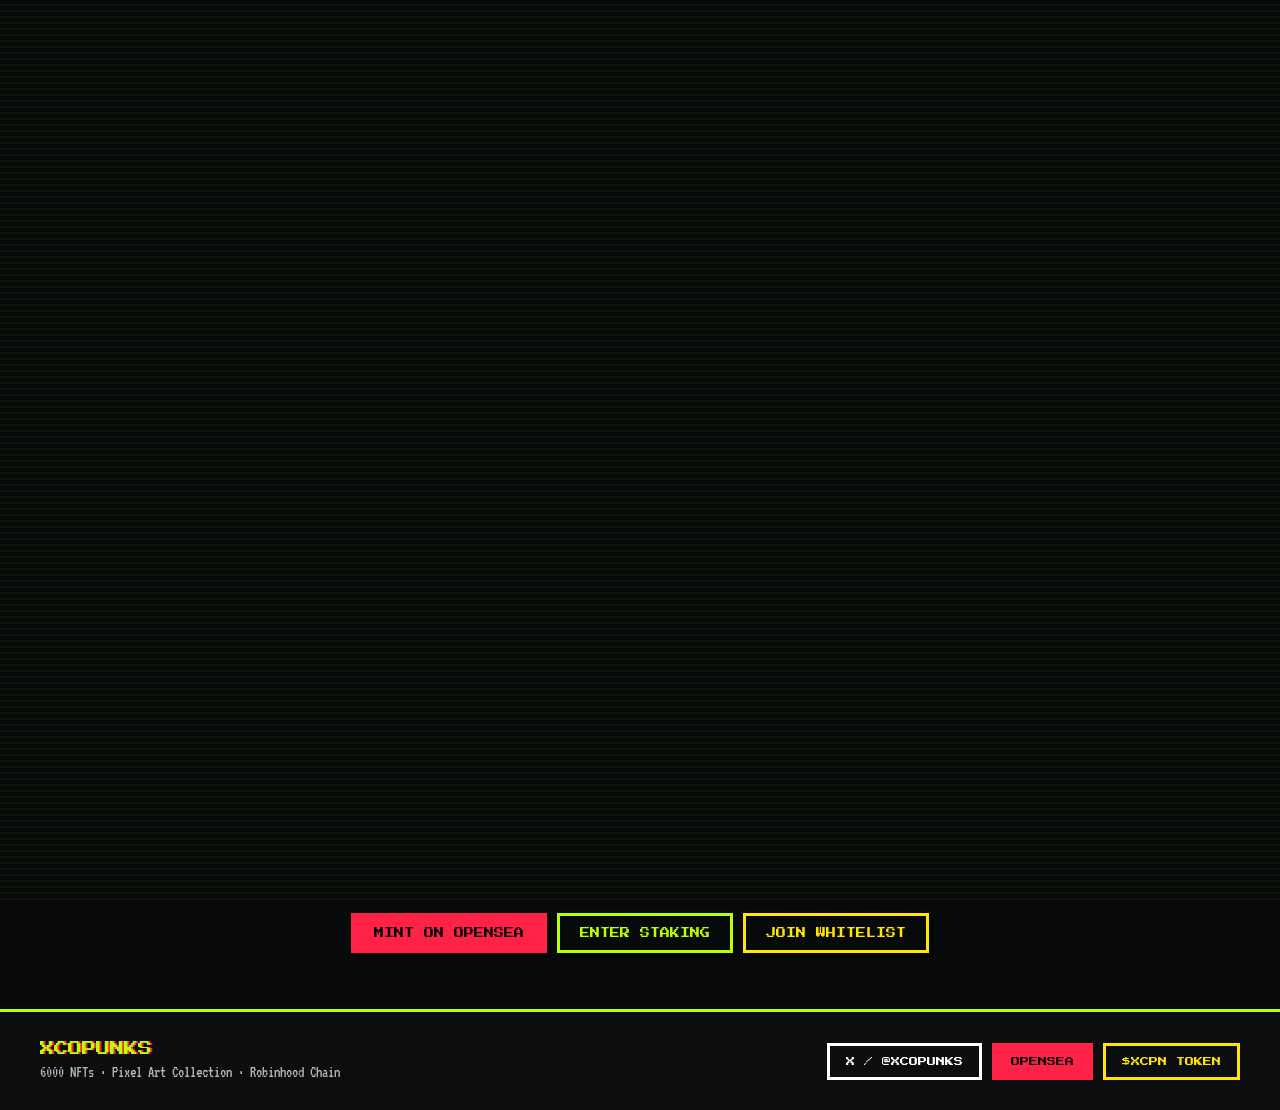
<file: index.html>
<!DOCTYPE html>
<html lang="en">
<head>
<meta charset="utf-8">
<meta name="viewport" content="width=device-width, initial-scale=1">
<title>XCOPUNKS — Pixel Art Collection</title>
<meta name="description" content="XCOPUNKS is a 6000-piece pixel art NFT collection on the Robinhood Chain.">
<meta name="theme-color" content="#08090a">
<link rel="icon" type="image/jpeg" href="assets/favicon/favicon.jpg">
<link rel="stylesheet" href="css/style.css">
</head>
<body data-page="home">
<div class="crt"></div>

<div class="intro" id="intro">
  <div class="intro-scan"></div>
  <div class="intro-wrap">
    <div class="intro-layer"><span class="intro-xco">XCO</span></div>
    <div class="intro-layer"><span class="intro-punks">PUNKS</span></div>
    <div class="intro-full"><b>XCOPUNKS</b><span>PIXEL ART COLLECTION · ROBINHOOD CHAIN</span></div>
  </div>
</div>

<header class="hdr">
  <div class="hdr-inner">
    <nav class="nav-desktop">
      <a class="navbtn active" href="./">GALLERY</a>
      <a class="navbtn" href="stake/">STAKE</a>
      <a class="navbtn" href="my-staking/">MY STAKING</a>
      <a class="navbtn" href="season-1/">SEASON 1</a>
      <a class="navbtn" href="vault/">VAULT</a>
      <a class="navbtn" href="how-it-works/">HOW IT WORKS</a>
      <a class="navbtn" href="https://opensea.io/collection/xcopunks/overview" target="_blank" rel="noopener">OPENSEA</a>
      <button class="navbtn" data-xcpn>$XCPN</button>
    </nav>
    <div class="nav-mobile">
      <a class="brand" href="./">XCOPUNKS</a>
      <button class="burger" id="burger" aria-label="Open menu"><span></span><span></span><span></span></button>
    </div>
  </div>
</header>
<div class="menu" id="menu" hidden>
  <div class="menu-top"><span class="brand">XCOPUNKS</span><button class="menu-close" id="menuClose" aria-label="Close menu">X</button></div>
  <nav class="menu-list">
    <a class="active" href="./">GALLERY</a>
    <a href="stake/">STAKE</a>
    <a href="my-staking/">MY STAKING</a>
    <a href="season-1/">SEASON 1</a>
    <a href="vault/">VAULT</a>
    <a href="how-it-works/">HOW IT WORKS</a>
    <a href="https://opensea.io/collection/xcopunks/overview" target="_blank" rel="noopener">OPENSEA</a>
    <button data-xcpn>$XCPN TOKEN</button>
  </nav>
</div>

<main>
  <section class="section mw-1440">
    <div class="g-head">
      <div>
        <h1 class="h-title">THE GALLERY</h1>
        <p class="lead">Four walls. Four XCOPUNKS. Step to the center of the exhibition.</p>
      </div>
      <div style="font-family:'Silkscreen',monospace;font-size:11px;color:#ffe500;border:2px solid #ffe500;padding:8px 10px;">ROOM 01 / <span id="gIdx">1 / 4</span></div>
    </div>

    <div class="g-room">
      <div class="g-ceil"></div><div class="g-ceil2"></div>
      <div class="g-floor"></div><div class="g-floor2"></div>
      <div class="g-west"></div>
      <div class="g-sideframe w"><div class="g-fr-w"><img id="gWest" src="assets/gif/4.gif" alt="XCOPUNKS west wall artwork"></div><div class="g-sidelbl" style="color:#ff7a00">WEST</div></div>
      <div class="g-east"></div>
      <div class="g-sideframe e"><div class="g-fr-e"><img id="gEast" src="assets/gif/2.gif" alt="XCOPUNKS east wall artwork"></div><div class="g-sidelbl" style="color:#00e0ff">EAST</div></div>
      <div class="g-back">
        <div class="g-light"></div>
        <div class="g-frame">
          <div class="g-frame-in"><img id="gFront" src="assets/gif/1.gif" alt="XCOPUNKS featured artwork"></div>
          <div class="g-cap"><b id="gId">XCO #0417</b><span id="gWall">NORTH WALL</span></div>
        </div>
      </div>
      <div class="g-plaque"><b>XCOPUNKS</b><span>6000 NFTs · Pixel Art Collection<br>Robinhood Chain</span></div>
    </div>

    <div class="g-ctrls">
      <button class="g-btn" id="gPrev">◄ PREV<small>TURN LEFT</small></button>
      <button class="g-btn y" id="gBack">BACK<small>RECENTER</small></button>
      <button class="g-btn" id="gNext">NEXT ►<small>TURN RIGHT</small></button>
    </div>

    <div class="g-cta">
      <a class="btn btn-red" href="https://opensea.io/collection/xcopunks/overview" target="_blank" rel="noopener">MINT ON OPENSEA</a>
      <a class="btn btn-outline" href="stake/">ENTER STAKING</a>
      <a class="btn btn-yellow" href="whitelist/">JOIN WHITELIST</a>
    </div>
  </section>

  <footer class="ftr">
    <div class="ftr-inner">
      <div><div class="ftr-brand">XCOPUNKS</div><div class="ftr-sub">6000 NFTs · Pixel Art Collection · Robinhood Chain</div></div>
      <div class="ftr-links">
        <a href="https://x.com/XCOPUNKS" target="_blank" rel="noopener">X / @XCOPUNKS</a>
        <a class="os" href="https://opensea.io/collection/xcopunks/overview" target="_blank" rel="noopener">OPENSEA</a>
        <button class="ftr-btn" data-xcpn>$XCPN TOKEN</button>
      </div>
    </div>
  </footer>
</main>
<script src="js/main.js"></script>
</body>
</html>
</file>
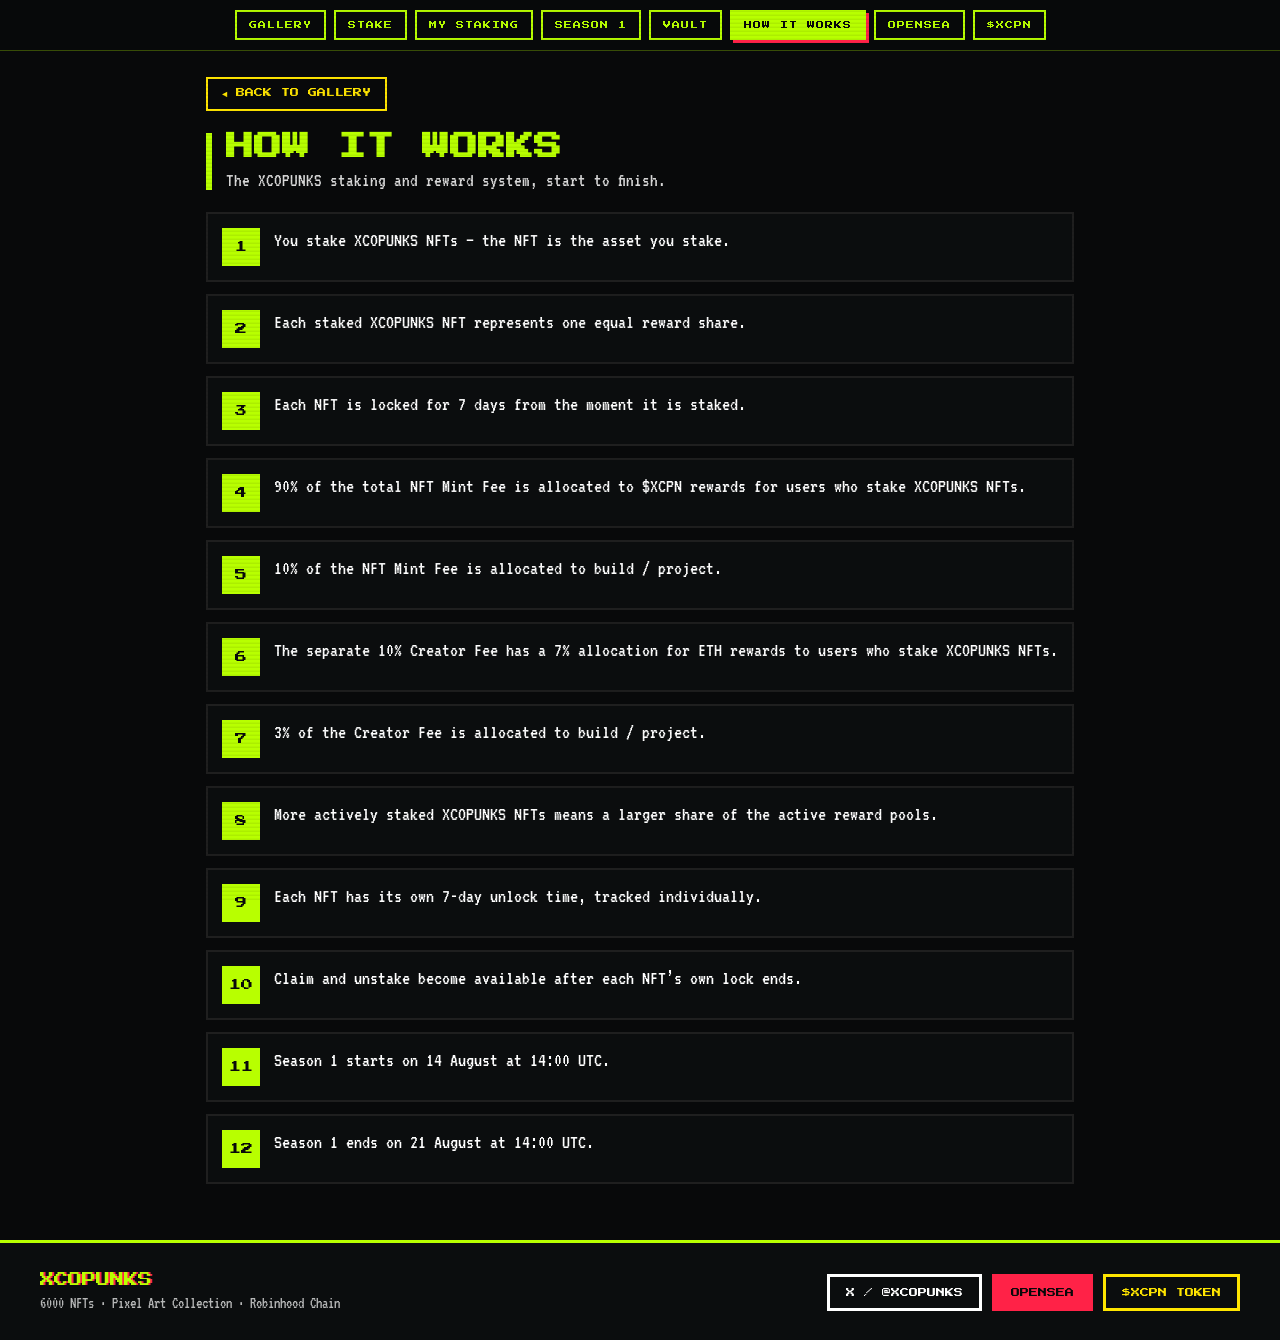
<file: how-it-works/index.html>
<!DOCTYPE html>
<html lang="en">
<head>
<meta charset="utf-8">
<meta name="viewport" content="width=device-width, initial-scale=1">
<title>XCOPUNKS — How It Works</title>
<meta name="description" content="How XCOPUNKS staking and rewards work — stake NFTs to earn $XCPN and ETH.">
<meta name="theme-color" content="#08090a">
<link rel="icon" type="image/jpeg" href="../assets/favicon/favicon.jpg">
<link rel="stylesheet" href="../css/style.css">
</head>
<body data-page="howitworks">
<div class="crt"></div>

<header class="hdr">
  <div class="hdr-inner">
    <nav class="nav-desktop">
      <a class="navbtn" href="../">GALLERY</a>
      <a class="navbtn" href="../stake/">STAKE</a>
      <a class="navbtn" href="../my-staking/">MY STAKING</a>
      <a class="navbtn" href="../season-1/">SEASON 1</a>
      <a class="navbtn" href="../vault/">VAULT</a>
      <a class="navbtn active" href="../how-it-works/">HOW IT WORKS</a>
      <a class="navbtn" href="https://opensea.io/collection/xcopunks/overview" target="_blank" rel="noopener">OPENSEA</a>
      <button class="navbtn" data-xcpn>$XCPN</button>
    </nav>
    <div class="nav-mobile">
      <a class="brand" href="../">XCOPUNKS</a>
      <button class="burger" id="burger" aria-label="Open menu"><span></span><span></span><span></span></button>
    </div>
  </div>
</header>
<div class="menu" id="menu" hidden>
  <div class="menu-top"><span class="brand">XCOPUNKS</span><button class="menu-close" id="menuClose" aria-label="Close menu">X</button></div>
  <nav class="menu-list">
    <a href="../">GALLERY</a>
    <a href="../stake/">STAKE</a>
    <a href="../my-staking/">MY STAKING</a>
    <a href="../season-1/">SEASON 1</a>
    <a href="../vault/">VAULT</a>
    <a class="active" href="../how-it-works/">HOW IT WORKS</a>
    <a href="https://opensea.io/collection/xcopunks/overview" target="_blank" rel="noopener">OPENSEA</a>
    <button data-xcpn>$XCPN TOKEN</button>
  </nav>
</div>

<main>
  <section class="section mw-900">
    <a class="back" href="../">◄ BACK TO GALLERY</a>
    <div class="rail">
      <h1 class="h-title">HOW IT WORKS</h1>
      <p class="lead">The XCOPUNKS staking and reward system, start to finish.</p>
    </div>
    <div class="steps">
      <div class="step"><div class="step-n">1</div><p>You stake XCOPUNKS NFTs — the NFT is the asset you stake.</p></div>
      <div class="step"><div class="step-n">2</div><p>Each staked XCOPUNKS NFT represents one equal reward share.</p></div>
      <div class="step"><div class="step-n">3</div><p>Each NFT is locked for 7 days from the moment it is staked.</p></div>
      <div class="step"><div class="step-n">4</div><p>90% of the total NFT Mint Fee is allocated to $XCPN rewards for users who stake XCOPUNKS NFTs.</p></div>
      <div class="step"><div class="step-n">5</div><p>10% of the NFT Mint Fee is allocated to build / project.</p></div>
      <div class="step"><div class="step-n">6</div><p>The separate 10% Creator Fee has a 7% allocation for ETH rewards to users who stake XCOPUNKS NFTs.</p></div>
      <div class="step"><div class="step-n">7</div><p>3% of the Creator Fee is allocated to build / project.</p></div>
      <div class="step"><div class="step-n">8</div><p>More actively staked XCOPUNKS NFTs means a larger share of the active reward pools.</p></div>
      <div class="step"><div class="step-n">9</div><p>Each NFT has its own 7-day unlock time, tracked individually.</p></div>
      <div class="step"><div class="step-n">10</div><p>Claim and unstake become available after each NFT’s own lock ends.</p></div>
      <div class="step"><div class="step-n">11</div><p>Season 1 starts on 14 August at 14:00 UTC.</p></div>
      <div class="step"><div class="step-n">12</div><p>Season 1 ends on 21 August at 14:00 UTC.</p></div>
    </div>
  </section>

  <footer class="ftr">
    <div class="ftr-inner">
      <div><div class="ftr-brand">XCOPUNKS</div><div class="ftr-sub">6000 NFTs · Pixel Art Collection · Robinhood Chain</div></div>
      <div class="ftr-links">
        <a href="https://x.com/XCOPUNKS" target="_blank" rel="noopener">X / @XCOPUNKS</a>
        <a class="os" href="https://opensea.io/collection/xcopunks/overview" target="_blank" rel="noopener">OPENSEA</a>
        <button class="ftr-btn" data-xcpn>$XCPN TOKEN</button>
      </div>
    </div>
  </footer>
</main>
<script>window.XCP_BASE="../";</script>
<script src="../js/main.js"></script>
</body>
</html>
</file>
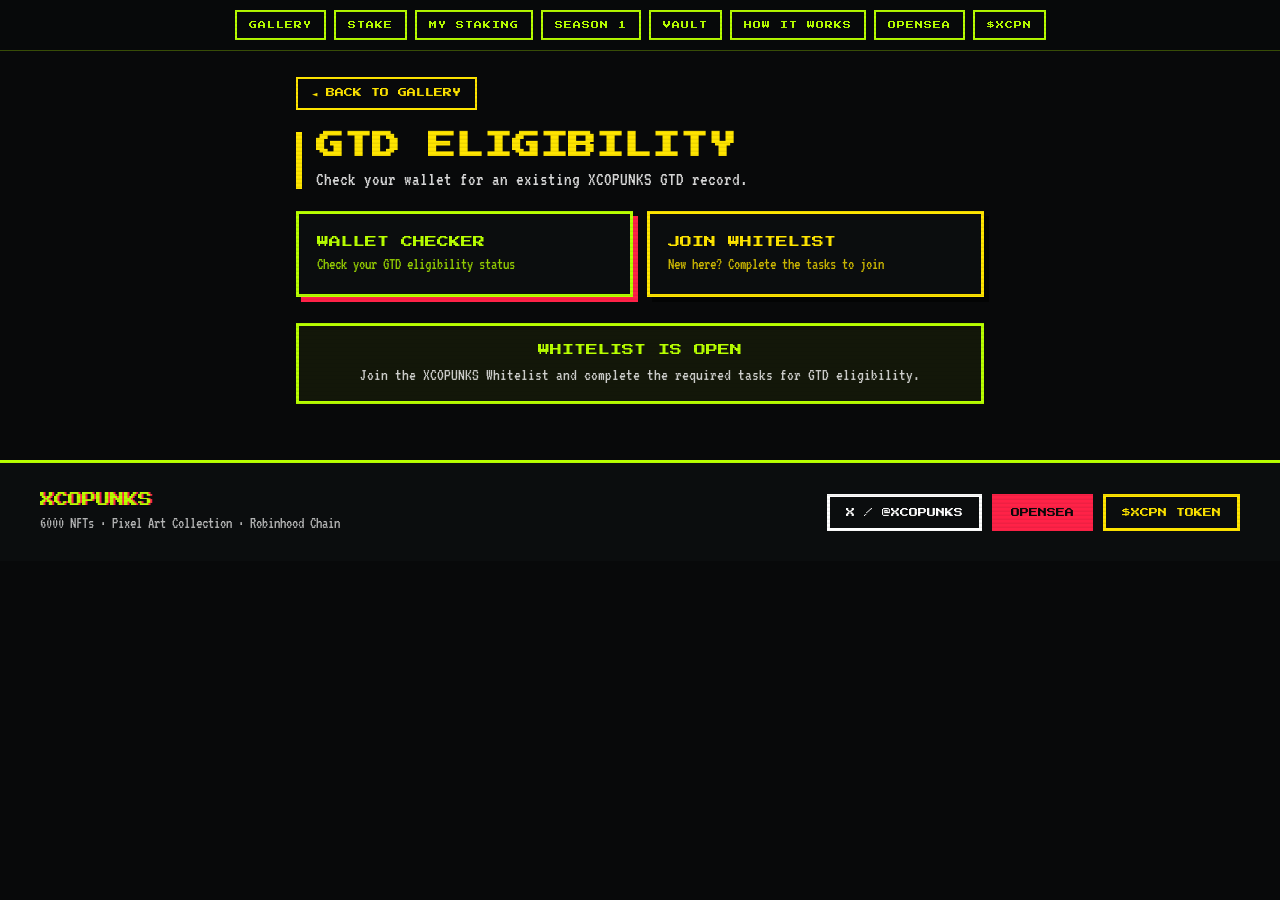
<file: whitelist/index.html>
<!DOCTYPE html>
<html lang="en">
<head>
<meta charset="utf-8">
<meta name="viewport" content="width=device-width, initial-scale=1">
<title>XCOPUNKS — Whitelist</title>
<meta name="description" content="Join the XCOPUNKS whitelist — complete every task to secure your spot.">
<meta name="theme-color" content="#08090a">
<link rel="icon" type="image/jpeg" href="../assets/favicon/favicon.jpg">
<link rel="stylesheet" href="../css/style.css">
</head>
<body data-page="whitelist">
<div class="crt"></div>

<header class="hdr">
  <div class="hdr-inner">
    <nav class="nav-desktop">
      <a class="navbtn" href="../">GALLERY</a>
      <a class="navbtn" href="../stake/">STAKE</a>
      <a class="navbtn" href="../my-staking/">MY STAKING</a>
      <a class="navbtn" href="../season-1/">SEASON 1</a>
      <a class="navbtn" href="../vault/">VAULT</a>
      <a class="navbtn" href="../how-it-works/">HOW IT WORKS</a>
      <a class="navbtn" href="https://opensea.io/collection/xcopunks/overview" target="_blank" rel="noopener">OPENSEA</a>
      <button class="navbtn" data-xcpn>$XCPN</button>
    </nav>
    <div class="nav-mobile">
      <a class="brand" href="../">XCOPUNKS</a>
      <button class="burger" id="burger" aria-label="Open menu"><span></span><span></span><span></span></button>
    </div>
  </div>
</header>
<div class="menu" id="menu" hidden>
  <div class="menu-top"><span class="brand">XCOPUNKS</span><button class="menu-close" id="menuClose" aria-label="Close menu">X</button></div>
  <nav class="menu-list">
    <a href="../">GALLERY</a>
    <a href="../stake/">STAKE</a>
    <a href="../my-staking/">MY STAKING</a>
    <a href="../season-1/">SEASON 1</a>
    <a href="../vault/">VAULT</a>
    <a href="../how-it-works/">HOW IT WORKS</a>
    <a href="https://opensea.io/collection/xcopunks/overview" target="_blank" rel="noopener">OPENSEA</a>
    <button data-xcpn>$XCPN TOKEN</button>
  </nav>
</div>

<main>
  <section class="section mw-720">
    <a class="back" href="../">◄ BACK TO GALLERY</a>
    <div class="rail yellow">
      <h1 class="h-title yellow">GTD ELIGIBILITY</h1>
      <p class="lead">Check your wallet for an existing XCOPUNKS GTD record.</p>
    </div>

    <!-- ===== ENTRY CHOOSER ===== -->
    <div class="gtd-entry" id="gtdEntry">
      <button class="gtd-entry-btn" id="entryCheck">
        <span class="gtd-entry-t">WALLET CHECKER</span>
        <span class="gtd-entry-s">Check your GTD eligibility status</span>
      </button>
      <button class="gtd-entry-btn alt" id="entryJoin">
        <span class="gtd-entry-t">JOIN WHITELIST</span>
        <span class="gtd-entry-s">New here? Complete the tasks to join</span>
      </button>
    </div>

    <!-- ===== WALLET ELIGIBILITY CHECKER ===== -->
    <div class="gtd-checker" id="gtdChecker" hidden>
      <button class="back" id="checkerBack" style="border-color:#b8ff00;color:#b8ff00;margin-bottom:16px;">◄ BACK</button>
      <div class="gtd-h">CHECK YOUR WALLET</div>
      <label class="task-l">ENTER WALLET ADDRESS</label>
      <input class="inp" id="gtdWallet" placeholder="0x..." autocomplete="off" spellcheck="false">
      <button class="wl-submit ready" id="gtdCheckBtn" style="margin-top:14px;width:100%;">CHECK ELIGIBILITY</button>
      <div class="gtd-loading" id="gtdLoading" hidden>
        <div class="gtd-load-h"><span class="gtd-blip"></span><span id="gtdLoadingMsg">SCANNING WALLET...</span></div>
        <div class="gtd-bar-track"><div class="gtd-bar" id="gtdBar"></div></div>
        <div class="gtd-pct" id="gtdPct">01%</div>
      </div>
      <div class="gtd-msg" id="gtdMsg" hidden></div>
      <div class="gtd-notfound" id="gtdNotFound" hidden>
        <div class="gtd-nf-h">WALLET NOT FOUND</div>
        <p>This wallet does not have an existing XCOPUNKS GTD record.</p>
        <button class="wl-submit ready" id="gtdJoinBtn" style="width:100%;">JOIN WHITELIST</button>
      </div>
    </div>

    <!-- ===== RESULT (99% / 100%) ===== -->
    <div class="gtd-result" id="gtdResult" hidden>
      <div class="gtd-pctwrap">
        <div class="gtd-pct" id="rPct">99%</div>
        <div class="gtd-pctlabel" id="rPctLabel">GTD ELIGIBILITY</div>
      </div>
      <div class="gtd-idcard">
        <div><span class="task-l">X USERNAME</span><div class="gtd-idv" id="rX">@—</div></div>
        <div><span class="task-l">WALLET</span><div class="gtd-idv" id="rWallet">0x—</div></div>
      </div>

      <div class="gtd-remaining" id="rRemaining">
        <div class="gtd-rem-h">1% REMAINING</div>
        <p>Complete the final social verification step to unlock 100% GTD ACCESS.</p>
      </div>

      <div id="rCardStage">
        <button class="wl-submit ready" id="genCardBtn" style="width:100%;">GENERATE SOCIAL CARD</button>
        <div class="card-wrap" id="cardWrap" hidden></div>
        <div class="gtd-share" id="rVerifyStage" hidden>
          <div class="gtd-share-row">
            <button class="btn btn-lime" id="shareCardBtn" style="flex:1;">SHARE ON X</button>
            <button class="btn btn-outline" id="dlCardBtn" style="flex:1;">DOWNLOAD SOCIAL CARD</button>
          </div>
          <p class="gtd-hint">On phones the card can be shared directly. On desktop, download it and attach it to your X post.</p>
          <label class="task-l">PASTE YOUR X POST LINK</label>
          <input class="inp" id="postLink" placeholder="https://x.com/...">
          <button class="wl-submit ready" id="verifyPostBtn" style="margin-top:12px;width:100%;">VERIFY X POST</button>
          <div class="gtd-msg" id="postMsg" hidden></div>
        </div>
      </div>

      <div class="gtd-approved" id="rApproved" hidden>GTD ACCESS — APPROVED</div>
      <div class="wl-ok" id="rCongrats" hidden style="margin-top:16px;">
        <h2>CONGRATULATIONS</h2>
        <p>You have secured GTD ACCESS for XCOPUNKS. Follow @XCOPUNKS on X to stay updated on future mint and project announcements.</p>
        <a href="https://x.com/XCOPUNKS" target="_blank" rel="noopener" style="display:inline-block;margin-top:18px;padding:12px 20px;border:3px solid #b8ff00;color:#b8ff00;font-family:'Press Start 2P',monospace;font-size:10px;">FOLLOW @XCOPUNKS</a>
      </div>

      <button class="back" id="checkAgainBtn" style="margin-top:18px;border-color:#b8ff00;color:#b8ff00;">◄ CHECK ANOTHER WALLET</button>
    </div>

    <!-- ===== CLOSED WHITELIST + GATED JOIN FLOW ===== -->
    <div class="gtd-joinwrap" id="gtdJoinWrap">
      <div class="wl-open" id="wlClosedNote">
        <div class="wl-open-h">WHITELIST IS OPEN</div>
        <p>Join the XCOPUNKS Whitelist and complete the required tasks for GTD eligibility.</p>
      </div>
      <div class="gtd-join" id="gtdJoin" hidden>
        <div class="rail yellow" style="margin-top:8px;">
          <h2 class="h-title yellow" style="font-size:clamp(14px,3vw,22px);">JOIN GTD</h2>
          <p class="lead">Complete every task in order to secure your XCOPUNKS GTD record.</p>
        </div>
        <div class="wl" id="wlForm">
      <div class="task">
        <div class="task-l">TASK 1 · YOUR X USERNAME</div>
        <input class="inp" id="wlX" placeholder="@yourhandle">
      </div>
      <div class="task locked" id="t2">
        <div class="task-l">TASK 2 · FOLLOW @XCOPUNKS</div>
        <div class="task-row">
          <a class="task-a" id="aFollow" href="https://x.com/XCOPUNKS" target="_blank" rel="noopener">OPEN & FOLLOW</a>
          <button class="task-v" id="vFollow">VERIFY</button>
        </div>
      </div>
      <div class="task locked" id="t3">
        <div class="task-l">TASK 3 · LIKE + REPOST</div>
        <div class="task-row">
          <a class="task-a" id="aLike" href="https://x.com/XCOPUNKS" target="_blank" rel="noopener">LIKE + REPOST</a>
          <button class="task-v" id="vLike">VERIFY</button>
        </div>
      </div>
      <div class="task locked" id="t4">
        <div class="task-l">TASK 4 · COMMENT + TAG 2 FRIENDS</div>
        <p class="task-p">Comment on the pinned post and tag 2 friends.</p>
        <div class="task-row">
          <a class="task-a" id="aComment" href="https://x.com/XCOPUNKS" target="_blank" rel="noopener">COMMENT + TAG 2</a>
          <button class="task-v" id="vComment">VERIFY</button>
        </div>
      </div>
      <div class="task locked" id="t5">
        <div class="task-l">TASK 5 · COMMENT LINK</div>
        <input class="inp" id="wlComment" placeholder="https://x.com/...">
      </div>
      <div class="task locked" id="t6">
        <div class="task-l">TASK 6 · ETH WALLET ADDRESS</div>
        <input class="inp" id="wlWallet" placeholder="0x...">
      </div>
      <button class="wl-submit" id="wlSubmit" disabled>COMPLETE ALL TASKS</button>
      <div class="wl-fail" id="wlFail" hidden>SUBMISSION FAILED<br>PLEASE TRY AGAIN</div>
    </div>
      </div>
    </div>
  </section>

  <footer class="ftr">
    <div class="ftr-inner">
      <div><div class="ftr-brand">XCOPUNKS</div><div class="ftr-sub">6000 NFTs · Pixel Art Collection · Robinhood Chain</div></div>
      <div class="ftr-links">
        <a href="https://x.com/XCOPUNKS" target="_blank" rel="noopener">X / @XCOPUNKS</a>
        <a class="os" href="https://opensea.io/collection/xcopunks/overview" target="_blank" rel="noopener">OPENSEA</a>
        <button class="ftr-btn" data-xcpn>$XCPN TOKEN</button>
      </div>
    </div>
  </footer>
</main>
<script>window.XCP_BASE="../";</script>
<script src="../js/main.js"></script>
</body>
</html>
</file>
<file: css/style.css>
/* XCOPUNKS — shared static design system */
@import url('https://fonts.googleapis.com/css2?family=Press+Start+2P&family=Silkscreen:wght@400;700&family=VT323&display=swap');

:root{
  --lime:#b8ff00; --black:#08090a; --red:#ff2247; --yellow:#ffe500;
  --white:#ffffff; --orange:#ff7a00; --cyan:#00e0ff; --panel:#0b0d0e; --line:#1f1f1f;
  --pix:'Press Start 2P',monospace; --sil:'Silkscreen',monospace; --vt:'VT323',monospace;
}
*{box-sizing:border-box;}
html,body{margin:0;padding:0;background:var(--black);color:var(--white);overflow-x:hidden;font-family:var(--vt);}
img{image-rendering:pixelated;image-rendering:crisp-edges;}
a{color:var(--lime);text-decoration:none;}
a:hover{color:var(--yellow);}
::selection{background:var(--lime);color:var(--black);}
::-webkit-scrollbar{width:10px;height:10px;}
::-webkit-scrollbar-track{background:var(--black);}
::-webkit-scrollbar-thumb{background:var(--lime);border:2px solid var(--black);}
.crt{position:fixed;inset:0;pointer-events:none;z-index:9998;background:repeating-linear-gradient(0deg,rgba(0,0,0,.16) 0,rgba(0,0,0,.16) 1px,transparent 2px,transparent 4px);mix-blend-mode:multiply;opacity:.4;}

/* header / nav */
.hdr{position:sticky;top:0;z-index:900;background:rgba(8,9,10,.94);border-bottom:1px solid rgba(184,255,0,.28);}
.hdr-inner{max-width:1440px;margin:0 auto;padding:10px 16px;}
.nav-desktop{display:flex;gap:8px;flex-wrap:wrap;justify-content:center;}
.navbtn{display:inline-flex;align-items:center;padding:9px 12px;border:2px solid var(--lime);background:transparent;color:var(--lime);font-family:var(--pix);font-size:8px;letter-spacing:1px;white-space:nowrap;}
.navbtn:hover{background:var(--lime);color:var(--black);}
.navbtn.active{background:var(--lime);color:var(--black);box-shadow:3px 3px 0 var(--red);}
.nav-mobile{display:none;align-items:center;justify-content:space-between;}
.brand{font-family:var(--pix);font-size:15px;color:var(--lime);text-shadow:2px 0 var(--red);}
.burger{display:flex;flex-direction:column;gap:5px;padding:10px;border:2px solid var(--lime);background:transparent;cursor:pointer;}
.burger span{display:block;width:22px;height:3px;background:var(--lime);}
.menu{position:fixed;inset:0;z-index:1000;background:rgba(8,9,10,.97);display:flex;flex-direction:column;padding:18px;}
.menu[hidden]{display:none;}
.menu-top{display:flex;align-items:center;justify-content:space-between;margin-bottom:22px;}
.menu-close{width:44px;height:44px;border:2px solid var(--red);background:transparent;color:var(--red);font-family:var(--pix);font-size:14px;cursor:pointer;}
.menu-list{display:flex;flex-direction:column;gap:12px;overflow-y:auto;}
.menu-list a{padding:18px 16px;border:2px solid var(--lime);background:var(--panel);color:var(--lime);font-family:var(--pix);font-size:12px;letter-spacing:1px;}
.menu-list a:hover,.menu-list a.active{background:var(--lime);color:var(--black);}
@media(max-width:820px){.nav-desktop{display:none;}.nav-mobile{display:flex;}}

/* layout */
main{position:relative;}
.section{padding:26px 16px 56px;margin:0 auto;}
.mw-1440{max-width:1440px;} .mw-1200{max-width:1200px;} .mw-1100{max-width:1100px;} .mw-900{max-width:900px;} .mw-720{max-width:720px;}
.back{display:inline-flex;align-items:center;gap:8px;padding:9px 14px;border:2px solid var(--yellow);color:var(--yellow);font-family:var(--pix);font-size:9px;margin-bottom:22px;}
.back:hover{background:var(--yellow);color:var(--black);}
.rail{border-left:6px solid var(--lime);padding-left:14px;margin-bottom:22px;}
.rail.orange{border-color:var(--orange);} .rail.yellow{border-color:var(--yellow);} .rail.red{border-color:var(--red);}
.h-title{margin:0;font-family:var(--pix);font-size:clamp(16px,3.4vw,28px);color:var(--lime);}
.h-title.orange{color:var(--orange);} .h-title.yellow{color:var(--yellow);} .h-title.red{color:var(--red);}
.lead{margin:10px 0 0;font-family:var(--vt);font-size:19px;color:#fff;opacity:.85;}
.note{border:2px dashed #333;padding:14px;font-family:var(--vt);font-size:16px;color:#fff;opacity:.65;}
.note.solid{border:2px solid var(--orange);opacity:1;}

/* buttons */
.btn{font-family:var(--pix);cursor:pointer;text-align:center;}
.btn-lime{padding:12px 20px;border:3px solid var(--lime);background:var(--lime);color:var(--black);font-size:10px;box-shadow:4px 4px 0 var(--red);}
.btn-outline{padding:12px 20px;border:3px solid var(--lime);background:transparent;color:var(--lime);font-size:10px;box-shadow:4px 4px 0 rgba(0,0,0,.6);}
.btn-yellow{padding:12px 20px;border:3px solid var(--yellow);background:transparent;color:var(--yellow);font-size:10px;box-shadow:4px 4px 0 rgba(0,0,0,.6);}
.btn-red{padding:12px 20px;border:3px solid var(--red);background:var(--red);color:var(--black);font-size:10px;box-shadow:4px 4px 0 rgba(0,0,0,.6);}

/* panels / fees / stats */
.cols{display:flex;flex-wrap:wrap;gap:14px;align-items:stretch;}
.panel{flex:1;min-width:260px;border:3px solid var(--lime);background:var(--panel);padding:18px;}
.panel.red{border-color:var(--red);} .panel.cyan{border-color:var(--cyan);}
.panel-h{font-family:var(--pix);font-size:11px;color:var(--lime);margin-bottom:14px;}
.fees{display:grid;grid-template-columns:repeat(auto-fit,minmax(280px,1fr));gap:16px;margin-bottom:16px;}
.fee{border:3px solid var(--lime);background:var(--panel);padding:18px;}
.fee.cyan{border-color:var(--cyan);}
.fee-t{font-family:var(--pix);font-size:12px;color:var(--lime);margin-bottom:6px;}
.fee.cyan .fee-t{color:var(--cyan);}
.fee-sub{font-family:var(--sil);font-size:9px;color:var(--orange);margin-bottom:16px;}
.fee-row{display:flex;align-items:flex-start;gap:12px;margin-bottom:12px;}
.fee-row:last-child{margin-bottom:0;}
.fee-pct{font-family:var(--pix);font-size:20px;color:var(--lime);min-width:66px;}
.fee.cyan .fee-pct{color:var(--cyan);}
.fee-pct.mut{color:#666;}
.fee-txt{font-family:var(--vt);font-size:18px;color:#fff;line-height:1.2;}
.fee-txt.mut{opacity:.7;}
.stats{display:grid;grid-template-columns:repeat(auto-fit,minmax(150px,1fr));gap:12px;}
.stat{border:3px solid var(--lime);background:var(--panel);padding:14px;}
.stat.yellow{border-color:var(--yellow);} .stat.cyan{border-color:var(--cyan);} .stat.red{border-color:var(--red);} .stat.white{border-color:#fff;} .stat.orange{border-color:var(--orange);}
.stat-l{font-family:var(--sil);font-size:9px;color:var(--orange);}
.stat-l2{font-family:var(--sil);font-size:8px;color:var(--lime);margin-top:4px;}
.stat-v{font-family:var(--pix);font-size:20px;color:var(--lime);margin-top:10px;}
.stat-v.yellow{color:var(--yellow);} .stat-v.cyan{color:var(--cyan);} .stat-v.red{color:var(--red);} .stat-v.white{color:#fff;}
.stat-txt{font-family:var(--vt);font-size:17px;margin-top:8px;color:var(--yellow);}
.stat-txt.cyan{color:var(--cyan);}

/* gallery */
.g-head{display:flex;align-items:flex-end;justify-content:space-between;flex-wrap:wrap;gap:10px;margin-bottom:16px;}
.g-room{position:relative;width:100%;aspect-ratio:16/10;max-height:74vh;border:4px solid var(--lime);background:var(--panel);overflow:hidden;box-shadow:0 0 0 2px var(--black),8px 8px 0 rgba(0,0,0,.6);}
.g-ceil{position:absolute;inset:0;clip-path:polygon(0 0,100% 0,73% 20%,27% 20%);background:linear-gradient(180deg,#141416,#0b0d0e);}
.g-ceil2{position:absolute;inset:0;clip-path:polygon(0 0,100% 0,73% 20%,27% 20%);background:repeating-linear-gradient(90deg,transparent 0,transparent 46px,rgba(184,255,0,.12) 46px,rgba(184,255,0,.12) 48px);}
.g-floor{position:absolute;inset:0;clip-path:polygon(0 100%,100% 100%,73% 80%,27% 80%);background:linear-gradient(0deg,#121213,#090a0b);}
.g-floor2{position:absolute;inset:0;clip-path:polygon(0 100%,100% 100%,73% 80%,27% 80%);background:repeating-linear-gradient(90deg,transparent 0,transparent 5%,rgba(0,224,255,.18) 5%,rgba(0,224,255,.18) calc(5% + 2px)),repeating-linear-gradient(0deg,transparent 0,transparent 28px,rgba(0,224,255,.14) 28px,rgba(0,224,255,.14) 30px);}
.g-west{position:absolute;inset:0;clip-path:polygon(0 0,27% 20%,27% 80%,0 100%);background:linear-gradient(90deg,#0a0b0c,#151517);}
.g-east{position:absolute;inset:0;clip-path:polygon(100% 0,73% 20%,73% 80%,100% 100%);background:linear-gradient(270deg,#0a0b0c,#151517);}
.g-sideframe{position:absolute;top:42%;width:14%;transform:translateY(-50%) perspective(400px);}
.g-sideframe.w{left:6%;transform-origin:left center;transform:translateY(-50%) perspective(400px) rotateY(38deg);}
.g-sideframe.e{right:6%;transform-origin:right center;transform:translateY(-50%) perspective(400px) rotateY(-38deg);}
.g-sideframe img{width:100%;display:block;}
.g-fr-w{border:5px solid var(--orange);background:var(--black);box-shadow:6px 6px 0 rgba(0,0,0,.5);}
.g-fr-e{border:5px solid var(--cyan);background:var(--black);box-shadow:-6px 6px 0 rgba(0,0,0,.5);}
.g-sidelbl{text-align:center;margin-top:6px;font-family:var(--sil);font-size:8px;}
.g-back{position:absolute;left:27%;top:20%;width:46%;height:60%;background:linear-gradient(180deg,#141416,#0e0f10);border-left:2px solid rgba(255,255,255,.06);border-right:2px solid rgba(0,0,0,.5);display:flex;align-items:center;justify-content:center;}
.g-light{position:absolute;top:8%;width:60%;height:5px;background:var(--yellow);filter:blur(2px);opacity:.8;box-shadow:0 0 22px 8px rgba(255,229,0,.4);}
.g-frame{width:74%;max-width:340px;}
.g-frame-in{border:8px solid var(--lime);background:var(--black);box-shadow:0 0 0 3px var(--black),0 0 34px rgba(184,255,0,.35);overflow:hidden;}
.g-frame-in img{width:100%;display:block;aspect-ratio:1;object-fit:cover;}
.g-cap{display:flex;justify-content:space-between;align-items:center;margin-top:10px;padding:6px 8px;border:2px solid var(--lime);background:rgba(8,9,10,.9);}
.g-cap b{font-family:var(--pix);font-size:9px;color:var(--lime);}
.g-cap span{font-family:var(--sil);font-size:8px;color:var(--red);}
.g-plaque{position:absolute;left:14px;bottom:14px;border:2px solid var(--yellow);background:rgba(8,9,10,.85);padding:9px 11px;max-width:200px;}
.g-plaque b{font-family:var(--pix);font-size:9px;color:var(--yellow);display:block;margin-bottom:6px;}
.g-plaque span{font-family:var(--vt);font-size:16px;line-height:1.15;opacity:.85;}
.g-ctrls{display:flex;flex-wrap:wrap;gap:12px;justify-content:center;margin-top:18px;}
.g-btn{display:flex;flex-direction:column;align-items:center;gap:4px;padding:12px 22px;min-width:110px;border:3px solid var(--lime);background:var(--black);color:var(--lime);font-family:var(--pix);font-size:11px;cursor:pointer;box-shadow:4px 4px 0 var(--red);}
.g-btn.y{border-color:var(--yellow);color:var(--yellow);box-shadow:4px 4px 0 rgba(0,0,0,.6);}
.g-btn:hover{background:var(--lime);color:var(--black);}
.g-btn.y:hover{background:var(--yellow);color:var(--black);}
.g-btn small{font-family:var(--sil);font-size:7px;opacity:.7;}
.g-cta{display:flex;flex-wrap:wrap;gap:10px;justify-content:center;margin-top:22px;}
@media(max-width:640px){
  .g-room{aspect-ratio:4/5;max-height:70vh;}
  .g-ceil,.g-ceil2,.g-floor,.g-floor2,.g-west,.g-east,.g-sideframe{display:none;}
  .g-back{left:6%;top:7%;width:88%;height:86%;border:none;}
  .g-frame{width:88%;max-width:400px;}
}

/* nft grid + cards */
.grid-nft{display:grid;grid-template-columns:repeat(auto-fill,minmax(150px,1fr));gap:16px;}
.card{position:relative;border:3px solid #2a2a2a;background:var(--black);box-shadow:4px 4px 0 rgba(0,0,0,.6);cursor:pointer;overflow:hidden;}
.card.sel{border-color:var(--yellow);box-shadow:6px 6px 0 var(--red);}
.card img{width:100%;display:block;aspect-ratio:1;object-fit:cover;}
.card-body{padding:9px;border-top:3px solid #1c1c1c;}
.card-id{font-family:var(--pix);font-size:9px;color:var(--lime);}
.card-badge{margin-top:9px;text-align:center;font-family:var(--sil);font-size:9px;letter-spacing:1px;color:#666;border:2px solid #666;padding:5px;}
.card.sel .card-badge{color:var(--yellow);border-color:var(--yellow);}
.card-check{position:absolute;top:8px;right:8px;z-index:3;width:22px;height:22px;background:var(--yellow);color:var(--black);font-family:var(--pix);font-size:9px;display:flex;align-items:center;justify-content:center;}

/* my staking */
.mine{display:grid;grid-template-columns:repeat(auto-fill,minmax(280px,1fr));gap:16px;}
.mcard{border:3px solid var(--orange);background:var(--panel);box-shadow:5px 5px 0 rgba(0,0,0,.5);}
.mcard.unlocked{border-color:var(--lime);}
.mtop{display:flex;gap:12px;padding:14px;}
.mtop img{width:70px;height:70px;object-fit:cover;border:3px solid var(--orange);flex-shrink:0;}
.mcard.unlocked .mtop img{border-color:var(--lime);}
.badge-state{margin-top:8px;font-family:var(--sil);font-size:9px;letter-spacing:1px;color:var(--orange);border:2px solid var(--orange);padding:4px 6px;display:inline-block;}
.mcard.unlocked .badge-state{color:var(--lime);border-color:var(--lime);}
.mdates{margin-top:8px;font-family:var(--vt);font-size:14px;opacity:.7;line-height:1.3;}
.mrew{display:flex;gap:8px;padding:0 14px 10px;}
.mrew>div{flex:1;border:2px solid var(--line);padding:8px;}
.mrew .l{font-family:var(--sil);font-size:8px;color:var(--orange);}
.mrew .v{font-family:var(--vt);font-size:15px;margin-top:4px;}
.mfoot{border-top:3px solid #161616;padding:12px 14px;}
.mtimer{font-family:var(--sil);font-size:8px;color:var(--orange);margin-bottom:8px;}
.cd{display:flex;gap:8px;}
.cd-cell{flex:1;text-align:center;border:2px solid var(--line);padding:7px 2px;}
.cd-num{font-family:var(--pix);font-size:14px;color:var(--orange);}
.mcard.unlocked .cd-num{color:var(--lime);}
.cd-lbl{font-family:var(--sil);font-size:7px;color:#666;margin-top:5px;}
.mact{display:flex;gap:8px;margin-top:12px;}
.mact button{flex:1;padding:11px 4px;font-family:var(--pix);font-size:9px;border:2px solid #333;color:#555;background:var(--black);cursor:not-allowed;}
.mcard.unlocked .mact .claim{border-color:var(--lime);color:var(--lime);cursor:pointer;}
.mcard.unlocked .mact .unstake{border-color:var(--cyan);color:var(--cyan);cursor:pointer;}
.mact .claimed{border-color:#333;color:#555;cursor:not-allowed;}

/* season countdown big */
.cdbig{border:3px solid var(--yellow);background:var(--panel);padding:20px;margin-bottom:26px;}
.cdbig-lbl{font-family:var(--sil);font-size:10px;letter-spacing:2px;color:var(--yellow);text-align:center;margin-bottom:14px;}
.cdbig-row{display:flex;gap:10px;justify-content:center;flex-wrap:wrap;}
.cdbig-cell{text-align:center;min-width:64px;border:2px solid var(--lime);padding:12px 6px;}
.cdbig-cell.red{border-color:var(--red);}
.cdbig-num{font-family:var(--pix);font-size:clamp(18px,5vw,30px);color:var(--lime);}
.cdbig-cell.red .cdbig-num{color:var(--red);}
.cdbig-l{font-family:var(--sil);font-size:8px;color:#666;margin-top:8px;}
.dates{display:flex;flex-wrap:wrap;gap:16px;margin-bottom:20px;}
.date{flex:1;min-width:150px;border:3px solid var(--lime);background:var(--panel);padding:16px;}
.date.red{border-color:var(--red);}
.date .l{font-family:var(--sil);font-size:9px;color:var(--orange);}
.date .v{font-family:var(--pix);font-size:14px;color:var(--lime);margin-top:10px;line-height:1.4;}
.date.red .v{color:var(--red);}

/* leaderboard */
.lb{border:3px solid var(--yellow);background:var(--panel);overflow-x:auto;}
.lb-inner{min-width:520px;}
.lb-head,.lb-row{display:grid;grid-template-columns:70px 1.4fr 1fr 1fr 1fr;}
.lb-head{background:var(--yellow);color:var(--black);font-family:var(--pix);font-size:8px;}
.lb-head div{padding:12px 10px;}
.lb-row{border-top:2px solid #1a1a1a;}
.lb-row.top{background:rgba(184,255,0,.05);}
.lb-row.you{background:rgba(184,255,0,.12);}
.lb-row div{padding:12px 10px;}
.lb-rank{font-family:var(--pix);font-size:11px;}
.lb-w{font-family:var(--vt);font-size:18px;color:#fff;}
.lb-w.you{color:var(--lime);}
.lb-staked{font-family:var(--pix);font-size:11px;color:var(--lime);}
.lb-share{font-family:var(--vt);font-size:17px;}
.lb-share.x{color:var(--yellow);} .lb-share.e{color:var(--cyan);}

/* how it works */
.steps{display:flex;flex-direction:column;gap:12px;}
.step{display:flex;gap:14px;align-items:flex-start;border:2px solid var(--line);background:var(--panel);padding:14px;}
.step-n{flex-shrink:0;width:38px;height:38px;background:var(--lime);color:var(--black);font-family:var(--pix);font-size:12px;display:flex;align-items:center;justify-content:center;}
.step p{margin:0;font-family:var(--vt);font-size:20px;line-height:1.25;}

/* whitelist */
.wl{display:flex;flex-direction:column;gap:14px;}
.task{border:3px solid var(--lime);background:var(--panel);padding:16px;}
.task.locked{border-color:#333;opacity:.4;pointer-events:none;}
.task-l{font-family:var(--sil);font-size:10px;color:var(--orange);letter-spacing:1px;}
.task-p{font-family:var(--vt);font-size:16px;opacity:.7;margin:0 0 10px;}
.inp{width:100%;margin-top:10px;padding:12px;background:var(--black);border:2px solid var(--lime);color:var(--lime);font-family:var(--vt);font-size:18px;}
.task-row{display:flex;gap:10px;margin-top:10px;}
.task-a{flex:1;text-align:center;padding:12px;border:2px solid var(--cyan);color:var(--cyan);font-family:var(--pix);font-size:8px;}
.task-a.done{border-color:var(--lime);color:var(--lime);}
.task-v{padding:12px 14px;border:2px solid #333;background:transparent;color:#555;font-family:var(--pix);font-size:8px;white-space:nowrap;cursor:default;}
.task-v.ready{border-color:var(--yellow);color:var(--yellow);cursor:pointer;}
.task-v.done{border-color:var(--lime);background:var(--lime);color:var(--black);}
.wl-submit{padding:16px;font-family:var(--pix);font-size:12px;border:3px solid #333;background:var(--black);color:#444;cursor:not-allowed;}
.wl-submit.ready{border-color:var(--lime);background:var(--lime);color:var(--black);cursor:pointer;box-shadow:5px 5px 0 var(--red);}
.wl-fail{border:3px solid var(--red);background:rgba(255,34,71,.08);color:var(--red);font-family:var(--pix);font-size:10px;padding:14px;text-align:center;line-height:1.7;}
.wl-ok{border:4px solid var(--lime);background:var(--panel);padding:28px;text-align:center;box-shadow:8px 8px 0 rgba(0,0,0,.6);}
.wl-ok h2{font-family:var(--pix);font-size:16px;color:var(--lime);animation:rgbtext 1.6s infinite;margin:0;}
.wl-ok p{font-family:var(--vt);font-size:19px;opacity:.85;margin:18px 0 0;}

/* footer */
.ftr{border-top:3px solid var(--lime);background:var(--panel);padding:30px 16px;}
.ftr-inner{max-width:1200px;margin:0 auto;display:flex;flex-wrap:wrap;gap:20px;align-items:center;justify-content:space-between;}
.ftr-brand{font-family:var(--pix);font-size:14px;color:var(--lime);text-shadow:2px 0 var(--red);}
.ftr-sub{font-family:var(--vt);font-size:16px;opacity:.7;margin-top:8px;}
.ftr-links{display:flex;flex-wrap:wrap;gap:10px;}
.ftr-links a{padding:11px 16px;border:3px solid #fff;color:#fff;font-family:var(--pix);font-size:9px;}
.ftr-links a.os{border-color:var(--red);background:var(--red);color:var(--black);}

/* toast + intro */
.toast{position:fixed;left:50%;bottom:24px;z-index:1200;transform:translateX(-50%);border:3px solid var(--lime);background:var(--black);color:var(--lime);font-family:var(--pix);font-size:10px;padding:14px 18px;box-shadow:5px 5px 0 var(--red);animation:toastin .18s ease;}
.toast[hidden]{display:none;}
.intro{position:fixed;inset:0;z-index:10000;background:var(--black);display:flex;align-items:center;justify-content:center;overflow:hidden;}
.intro[hidden]{display:none;}
.intro-scan{position:absolute;inset:0;background:repeating-linear-gradient(0deg,rgba(184,255,0,.05) 0,rgba(184,255,0,.05) 2px,transparent 2px,transparent 6px);}
.intro-wrap{position:relative;text-align:center;padding:0 16px;width:100%;}
.intro-layer{position:absolute;inset:0;display:flex;align-items:center;justify-content:center;}
.intro-xco{font-family:var(--pix);font-size:clamp(40px,14vw,140px);color:var(--lime);animation:introXco 4.6s steps(24,end) forwards;text-shadow:5px 0 var(--red),-5px 0 var(--cyan);}
.intro-punks{font-family:var(--pix);font-size:clamp(40px,13vw,130px);color:var(--red);animation:introPunks 4.6s steps(24,end) forwards;text-shadow:5px 0 var(--yellow),-5px 0 var(--cyan);}
.intro-full{display:flex;flex-direction:column;align-items:center;gap:18px;}
.intro-full b{font-family:var(--pix);font-size:clamp(28px,9vw,96px);color:#fff;animation:introFull 4.6s steps(24,end) forwards,rgbtext 1.4s infinite;}
.intro-full span{font-family:var(--sil);font-size:clamp(9px,2.6vw,15px);color:var(--orange);letter-spacing:4px;animation:introSub 4.6s ease forwards;}
@keyframes glx{0%{transform:translate(0,0);filter:none;}20%{transform:translate(-4px,2px);filter:drop-shadow(4px 0 #ff2247) drop-shadow(-4px 0 #00e0ff);}40%{transform:translate(3px,-2px);filter:drop-shadow(-5px 0 #ffe500);}60%{transform:translate(-2px,1px);filter:drop-shadow(3px 0 #ff7a00);}100%{transform:translate(0,0);filter:none;}}
@keyframes blink{0%,60%{opacity:1;}61%,100%{opacity:.15;}}
@keyframes toastin{0%{opacity:0;transform:translate(-50%,20px);}100%{opacity:1;transform:translate(-50%,0);}}
@keyframes rgbtext{0%,100%{text-shadow:3px 0 #ff2247,-3px 0 #00e0ff;}50%{text-shadow:-3px 0 #ff2247,3px 0 #ffe500;}}
@keyframes introXco{0%{opacity:0;transform:translateX(-40px) skewX(20deg);letter-spacing:20px;}8%{opacity:1;letter-spacing:2px;}30%{opacity:1;transform:none;}38%{opacity:0;transform:translateX(30px) skewX(-14deg);}100%{opacity:0;}}
@keyframes introPunks{0%,32%{opacity:0;}40%{opacity:1;transform:translateX(0) skewX(-16deg);}62%{opacity:1;transform:none;}70%{opacity:0;transform:translateX(-30px) skewX(12deg);}100%{opacity:0;}}
@keyframes introFull{0%,64%{opacity:0;transform:scale(1.4);filter:blur(2px);}72%{opacity:1;transform:scale(1);filter:none;}74%{opacity:.3;}76%{opacity:1;}88%{opacity:1;transform:scale(1);}100%{opacity:0;transform:scale(.96);}}
@keyframes introSub{0%,72%{opacity:0;}82%{opacity:1;}96%{opacity:1;}100%{opacity:0;}}
.glitch-out{animation:glx .3s steps(2,end) 1;}

/* wallet bar + tx status (live staking) */
.wallet-bar{display:flex;flex-wrap:wrap;align-items:center;gap:12px;margin-bottom:18px;}
.wallet-addr{font-family:var(--sil);font-size:11px;color:var(--lime);border:2px solid var(--lime);padding:9px 12px;}
.wallet-bar button[disabled]{opacity:.55;cursor:default;}
.tx-status{border:2px solid var(--yellow);background:rgba(255,229,0,.06);color:var(--yellow);font-family:var(--pix);font-size:10px;line-height:1.6;padding:12px;margin-bottom:18px;}
.tx-status[hidden]{display:none;}
.tx-status.ok{border-color:var(--lime);color:var(--lime);background:rgba(184,255,0,.07);}
.tx-status.err{border-color:var(--red);color:var(--red);background:rgba(255,34,71,.07);}
.cd-line{font-family:var(--pix);font-size:13px;color:var(--orange);border:2px solid var(--line);padding:10px;text-align:center;}
.mcard.unlocked .cd-line{color:var(--lime);}
.card img{background:#151517;min-height:60px;}
.mtop img{background:#151517;}

/* $XCPN token buttons */
button.navbtn{cursor:pointer;font-family:var(--pix);}
.menu-list button[data-xcpn]{padding:18px 16px;border:2px solid var(--yellow);background:var(--panel);color:var(--yellow);font-family:var(--pix);font-size:12px;letter-spacing:1px;text-align:left;cursor:pointer;}
.menu-list button[data-xcpn]:hover{background:var(--yellow);color:var(--black);}
.ftr-btn{padding:11px 16px;border:3px solid var(--yellow);background:transparent;color:var(--yellow);font-family:var(--pix);font-size:9px;cursor:pointer;}
.ftr-btn:hover{background:var(--yellow);color:var(--black);}
[data-xcpn].soon{border-color:var(--yellow);background:var(--yellow);color:var(--black);}
.card-stat{margin-top:7px;font-family:var(--sil);font-size:8px;letter-spacing:1px;color:var(--lime);}

/* wallet selection modal + connected wallet menu */
.wmodal{position:fixed;inset:0;z-index:1400;background:rgba(8,9,10,.9);display:flex;align-items:center;justify-content:center;padding:18px;}
.wmodal-box{width:100%;max-width:400px;border:4px solid var(--lime);background:var(--panel);padding:22px;box-shadow:8px 8px 0 rgba(0,0,0,.6);}
.wmodal-h{font-family:var(--pix);font-size:14px;color:var(--lime);text-shadow:2px 0 var(--red);}
.wmodal-p{font-family:var(--vt);font-size:17px;opacity:.75;margin:10px 0 18px;}
.wlist{display:flex;flex-direction:column;gap:10px;}
.wopt{display:flex;align-items:center;gap:12px;width:100%;padding:14px;border:2px solid var(--lime);background:var(--black);color:var(--lime);font-family:var(--pix);font-size:10px;cursor:pointer;text-align:left;}
.wopt:hover{background:var(--lime);color:var(--black);}
.wopt.danger{border-color:var(--red);color:var(--red);}
.wopt.danger:hover{background:var(--red);color:var(--black);}
.wopt img{width:24px;height:24px;flex-shrink:0;}
.wdot{width:14px;height:14px;background:currentColor;flex-shrink:0;}
.wnone{border:2px dashed #333;padding:16px;font-family:var(--vt);font-size:17px;opacity:.75;}
.waddr{border:2px solid var(--line);padding:12px;font-family:var(--vt);font-size:16px;color:#fff;word-break:break-all;margin-bottom:16px;}
.wclose{margin-top:18px;width:100%;padding:13px;border:2px solid var(--yellow);background:transparent;color:var(--yellow);font-family:var(--pix);font-size:10px;cursor:pointer;}
.wclose:hover{background:var(--yellow);color:var(--black);}
.net-warn{display:flex;flex-wrap:wrap;gap:12px;align-items:center;justify-content:space-between;border:3px solid var(--red);background:rgba(255,34,71,.08);color:var(--red);font-family:var(--vt);font-size:17px;padding:14px;margin-bottom:18px;}

/* ---- GTD eligibility checker ---- */
.gtd-checker{border:3px solid var(--lime);background:var(--panel);padding:20px;}
.gtd-checker[hidden]{display:none;}
.gtd-entry{display:grid;grid-template-columns:1fr 1fr;gap:14px;}
.gtd-entry[hidden]{display:none;}
.gtd-entry-btn{display:flex;flex-direction:column;gap:8px;text-align:left;padding:22px 18px;border:3px solid var(--lime);background:var(--panel);color:var(--lime);cursor:pointer;box-shadow:5px 5px 0 var(--red);}
.gtd-entry-btn.alt{border-color:var(--yellow);color:var(--yellow);box-shadow:5px 5px 0 rgba(0,0,0,.6);}
.gtd-entry-btn:hover{background:var(--lime);color:var(--black);}
.gtd-entry-btn.alt:hover{background:var(--yellow);color:var(--black);}
.gtd-entry-t{font-family:var(--pix);font-size:12px;}
.gtd-entry-s{font-family:var(--vt);font-size:16px;opacity:.8;}
@media(max-width:560px){.gtd-entry{grid-template-columns:1fr;}}
.gtd-h{font-family:var(--pix);font-size:13px;color:var(--lime);margin-bottom:16px;}
.gtd-loading{margin-top:14px;border:2px solid var(--lime);background:#0b0d0e;padding:18px;}
.gtd-loading[hidden]{display:none;}
.gtd-load-h{display:flex;align-items:center;gap:10px;font-family:var(--pix);font-size:10px;color:var(--yellow);}
.gtd-bar-track{margin-top:14px;height:22px;border:2px solid var(--lime);background:#08090a;padding:3px;}
.gtd-bar{height:100%;width:1%;background:repeating-linear-gradient(90deg,var(--lime) 0,var(--lime) 8px,#08090a 8px,#08090a 11px);transition:width .12s linear;}
.gtd-pct{margin-top:10px;text-align:right;font-family:var(--pix);font-size:16px;color:var(--lime);}
.gtd-blip{width:14px;height:14px;background:var(--yellow);animation:blink .7s steps(1) infinite;}
.gtd-msg{margin-top:14px;border:2px solid var(--red);color:var(--red);font-family:var(--pix);font-size:10px;padding:12px;text-align:center;line-height:1.6;}
.gtd-msg[hidden]{display:none;}
.gtd-notfound{margin-top:18px;border:3px solid var(--orange);background:rgba(255,122,0,.06);padding:18px;}
.gtd-notfound[hidden]{display:none;}
.gtd-nf-h{font-family:var(--pix);font-size:12px;color:var(--orange);margin-bottom:10px;}
.gtd-notfound p{font-family:var(--vt);font-size:18px;opacity:.85;margin:0 0 14px;}

/* result */
.gtd-result[hidden]{display:none;}
.gtd-pctwrap{text-align:center;border:3px solid var(--lime);background:var(--panel);padding:22px;}
.gtd-pct{font-family:var(--pix);font-size:clamp(44px,14vw,74px);color:var(--lime);line-height:1;}
.gtd-pct.done{color:var(--yellow);animation:rgbtext 1.6s infinite;}
.gtd-pctlabel{font-family:var(--sil);font-size:11px;letter-spacing:3px;color:var(--orange);margin-top:12px;}
.gtd-idcard{display:grid;grid-template-columns:repeat(auto-fit,minmax(150px,1fr));gap:12px;margin-top:14px;}
.gtd-idcard>div{border:2px solid var(--line);background:var(--panel);padding:12px;}
.gtd-idv{font-family:var(--vt);font-size:20px;margin-top:6px;color:#fff;word-break:break-all;}
.gtd-remaining{margin-top:16px;border:3px solid var(--yellow);background:rgba(255,229,0,.05);padding:16px;}
.gtd-remaining[hidden]{display:none;}
.gtd-rem-h{font-family:var(--pix);font-size:12px;color:var(--yellow);margin-bottom:8px;}
.gtd-remaining p{font-family:var(--vt);font-size:18px;opacity:.85;margin:0;}
#rCardStage{margin-top:16px;}
#rCardStage[hidden]{display:none;}
.card-wrap{margin-top:16px;}
.card-wrap[hidden]{display:none;}
.gtd-share{margin-top:16px;}
.gtd-share[hidden]{display:none;}
.gtd-share-row{display:flex;flex-wrap:wrap;gap:10px;margin-bottom:12px;}
.gtd-hint{font-family:var(--vt);font-size:16px;opacity:.6;margin:0 0 14px;}
.gtd-approved{margin-top:16px;border:3px solid var(--lime);background:var(--lime);color:var(--black);font-family:var(--pix);font-size:13px;text-align:center;padding:16px;box-shadow:5px 5px 0 var(--red);}
.gtd-approved[hidden]{display:none;}

/* whitelist open banner + gated join */
.wl-open{border:3px solid var(--lime);background:rgba(184,255,0,.06);padding:18px;margin-top:26px;text-align:center;}
.wl-open[hidden]{display:none;}
.wl-open-h{font-family:var(--pix);font-size:12px;color:var(--lime);margin-bottom:10px;}
.wl-open p{font-family:var(--vt);font-size:17px;opacity:.8;margin:0;}
.gtd-join[hidden]{display:none;}

/* vault live-data lines */
.vault-line{display:flex;align-items:center;justify-content:space-between;gap:10px;border:2px solid var(--line);padding:10px 12px;}
.vault-l{font-family:var(--sil);font-size:9px;color:var(--orange);}
.vault-v{font-family:var(--vt);font-size:16px;color:var(--yellow);}
.fee.cyan .vault-v{color:var(--cyan);}
.fee-txt .vault-v{display:inline-block;margin-top:4px;font-size:15px;}
</file>
